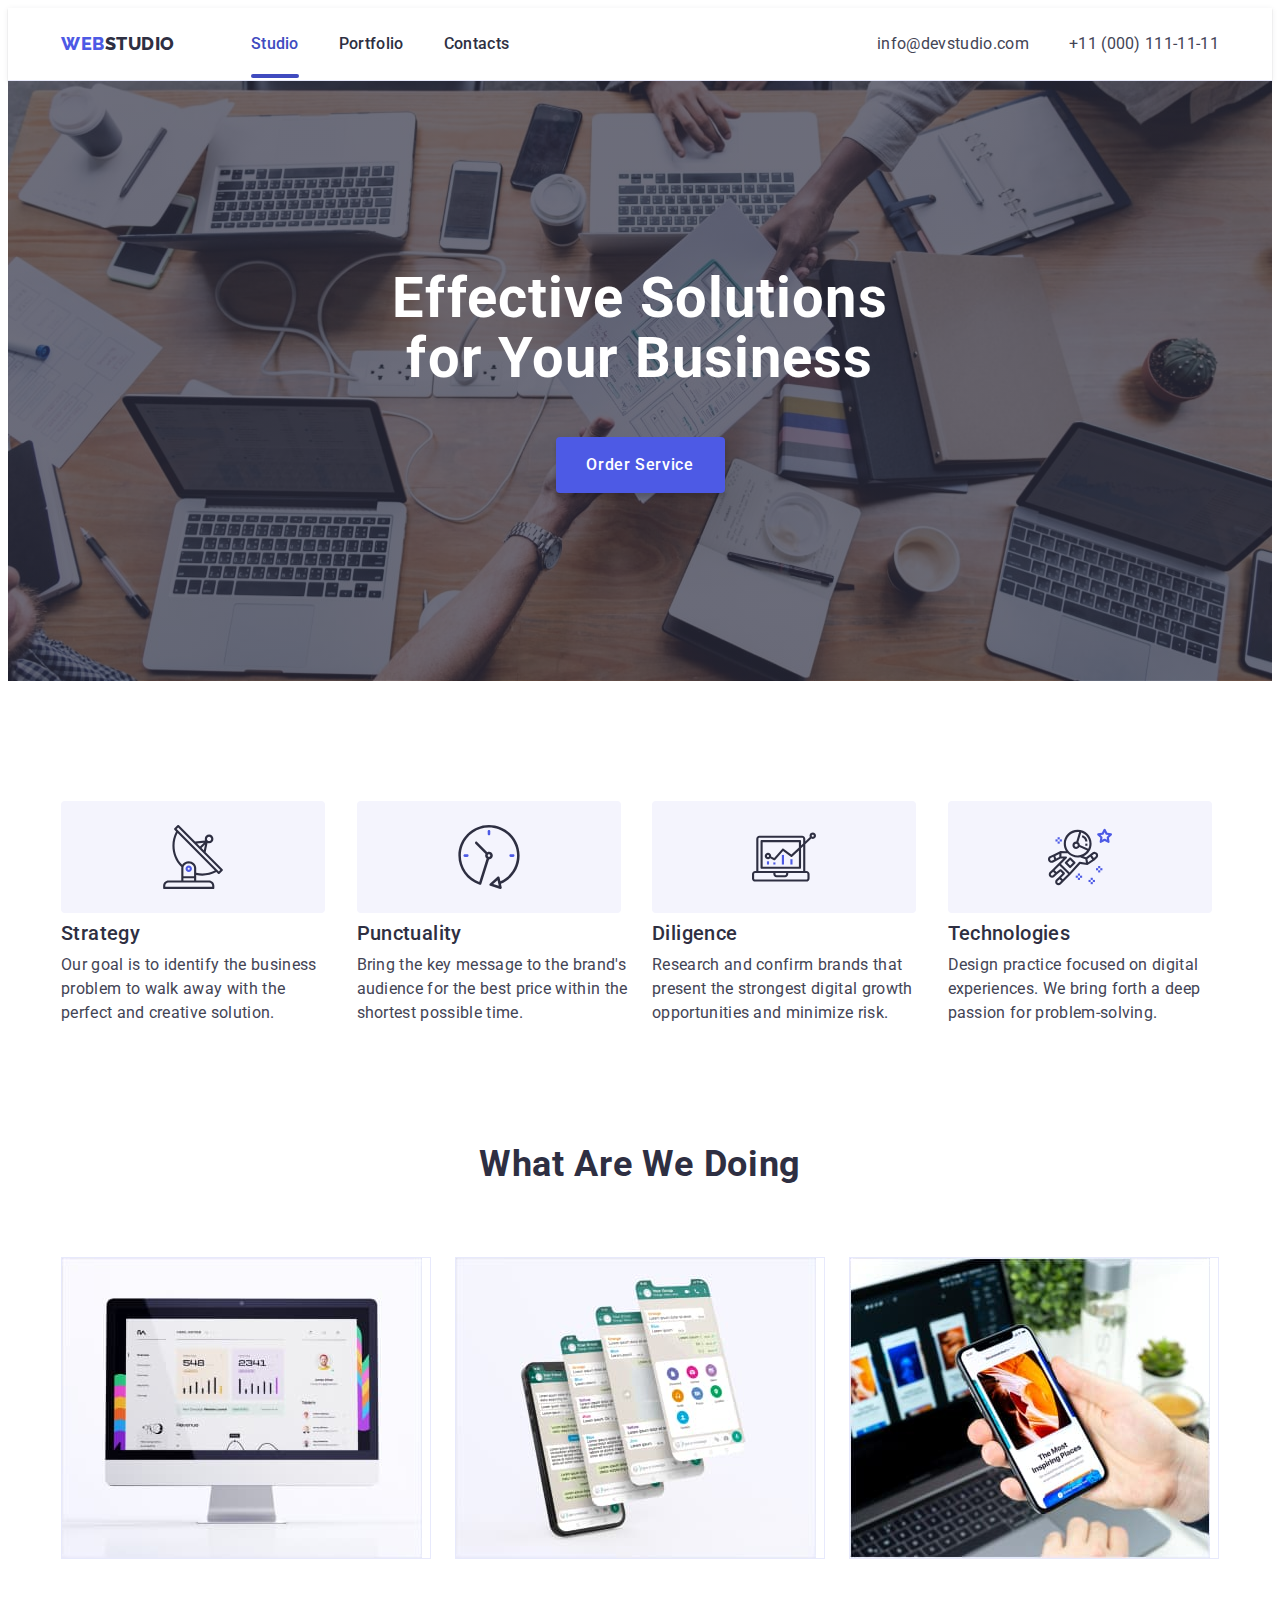
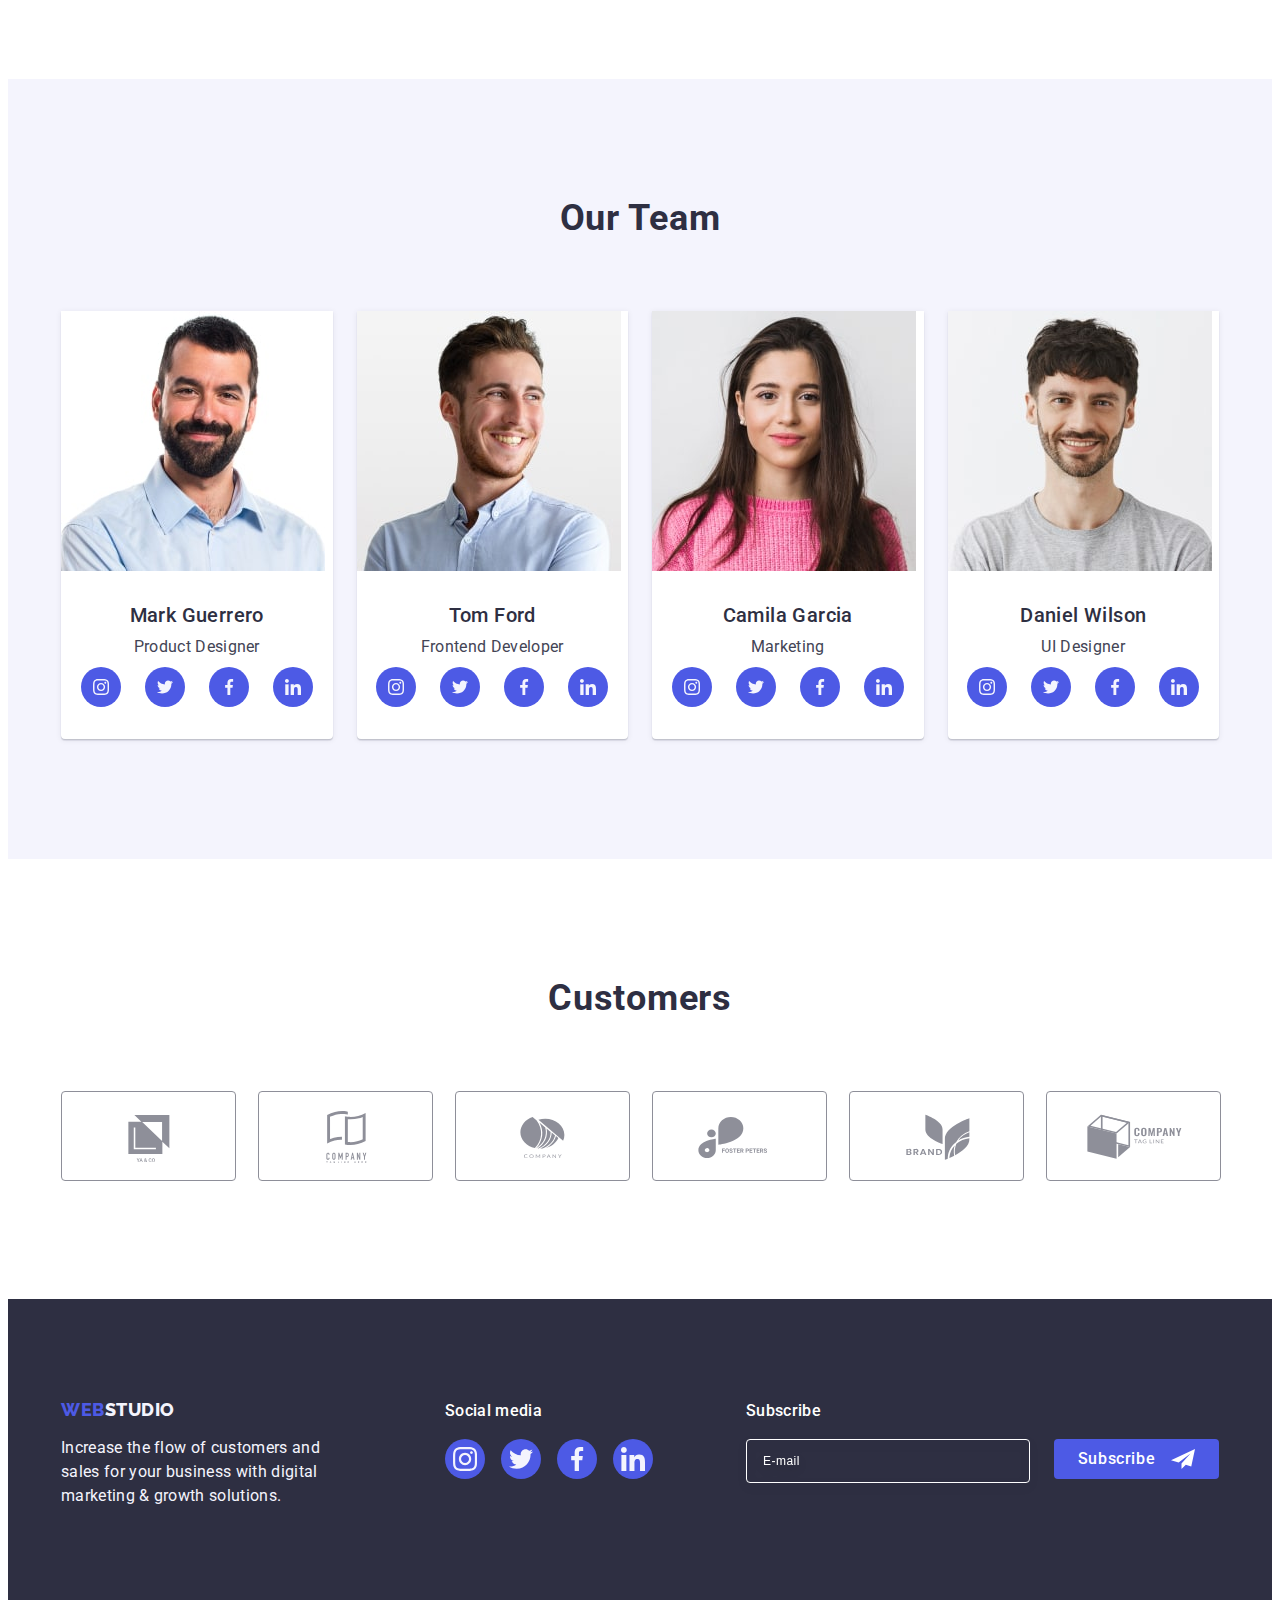
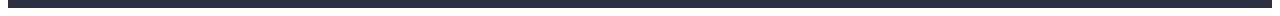
<file: index.html>
<!DOCTYPE html>
<html lang="en">
  <head>
    <meta charset="UTF-8" />
    <meta http-equiv="X-UA-Compatible" content="IE=edge" />
    <meta name="viewport" content="width=device-width, initial-scale=1.0" />
    <title>WebStudio</title>
    <link rel="preconnect" href="https://fonts.googleapis.com" />
    <link rel="preconnect" href="https://fonts.gstatic.com" crossorigin />
    <link
      href="https://fonts.googleapis.com/css2?family=Raleway:wght@800&family=Roboto:wght@400;500;700&display=swap"
      rel="stylesheet"
    />
    <link
      rel="stylesheet"
      href="https://cdnjs.cloudflare.com/ajax/libs/modern-normalize/2.0.0/modern-normalize.min.css"
      integrity="sha512-4xo8blKMVCiXpTaLzQSLSw3KFOVPWhm/TRtuPVc4WG6kUgjH6J03IBuG7JZPkcWMxJ5huwaBpOpnwYElP/m6wg=="
      crossorigin="anonymous"
      referrerpolicy="no-referrer"
    />
    <link rel="stylesheet" href="./css/styles.css" />
  </head>
  <body>
    <!-- Header -->
    <header class="header">
      <div class="container header-flex">
        <nav class="header-nav">
          <a href="./index.html" class="header-link-logo link"
            >Web<span class="header-logo">Studio</span></a
          >
          <ul class="header-list list">
            <li class="header-item">
              <a class="header-link current link" href="./index.html">Studio</a>
            </li>
            <li class="header-item">
              <a class="header-link link" href="./portfolio.html">Portfolio</a>
            </li>
            <li class="header-item">
              <a class="header-link link" href="">Contacts</a>
            </li>
          </ul>
        </nav>

        <address class="header-address">
          <ul class="address-list list">
            <li class="address-item">
              <a class="address link" href="mailto:info@devstudio.com"
                >info@devstudio.com</a
              >
            </li>
            <li class="address-item">
              <a class="address link" href="tel:+110001111111"
                >+11 (000) 111-11-11</a
              >
            </li>
          </ul>
        </address>
      </div>
    </header>

    <main>
      <!--Hero-->
      <section class="hero">
        <div class="container hero-container">
          <h1 class="hero-title">Effective Solutions for Your Business</h1>
          <button type="button" class="hero-btn" data-modal-open>
            Order Service
          </button>
        </div>
      </section>

      <!--Section_1-->
      <section class="features">
        <div class="container features-container">
          <h2 class="visually-hidden">Features</h2>

          <ul class="features-list list">
            <li class="features-item">
              <div class="features-wrap">
                <svg width="64" height="64">
                  <use href="./images/icons.svg#icon-antenna"></use>
                </svg>
              </div>
              <h3 class="features-title subtitle">Strategy</h3>
              <p class="features-text text">
                Our goal is to identify the business problem to walk away with
                the perfect and creative solution.
              </p>
            </li>

            <li class="features-item">
              <div class="features-wrap">
                <svg width="64" height="64">
                  <use href="./images/icons.svg#icon-clock"></use>
                </svg>
              </div>
              <h3 class="features-title subtitle">Punctuality</h3>
              <p class="features-text text">
                Bring the key message to the brand's audience for the best price
                within the shortest possible time.
              </p>
            </li>

            <li class="features-item">
              <div class="features-wrap">
                <svg width="64" height="64">
                  <use href="./images/icons.svg#icon-diagram"></use>
                </svg>
              </div>
              <h3 class="features-title subtitle">Diligence</h3>
              <p class="features-text text">
                Research and confirm brands that present the strongest digital
                growth opportunities and minimize risk.
              </p>
            </li>

            <li class="features-item">
              <div class="features-wrap">
                <svg width="64" height="64">
                  <use href="./images/icons.svg#icon-astronaut"></use>
                </svg>
              </div>
              <h3 class="features-title subtitle">Technologies</h3>
              <p class="features-text text">
                Design practice focused on digital experiences. We bring forth a
                deep passion for problem-solving.
              </p>
            </li>
          </ul>
        </div>
      </section>

      <!--Section_2-->
      <section class="section">
        <div class="container">
          <h2 class="section-title title">What are we doing</h2>
          <ul class="section-list list">
            <li class="section-item">
              <img
                class="section-img"
                src="./images/img_1.jpg"
                alt="monitor_screen"
                width="360"
                height="300"
              />
            </li>
            <li class="section-item">
              <img
                class="section-img"
                src="./images/img_2.jpg"
                alt="mobile_phone"
                width="360"
                height="300"
              />
            </li>
            <li class="section-item">
              <img
                class="section-img"
                src="./images/img_3.jpg"
                alt="mobile_phone_and_laptop"
                width="360"
                height="300"
              />
            </li>
          </ul>
        </div>
      </section>
      <!--Section 3-->
      <section class="teamcards">
        <div class="container">
          <h2 class="teamcards-title title">Our Team</h2>
          <ul class="teamcards-list list">
            <li class="teamcards-item">
              <img
                src="./images/team_img1.jpg"
                alt="Designer_Mark"
                width="264"
                height="260"
                class="teamcards-img"
              />
              <div class="teamcards-wrap">
                <h3 class="teamcards-subtitle subtitle">Mark Guerrero</h3>
                <p class="teamcards-text text">Product Designer</p>
                <ul class="teamcards-soc-list list">
                  <li class="teamcards-soc-item">
                    <a
                      href=""
                      class="teamcards-soc-link link"
                      target="_blank"
                      rel="noopener noreferrer"
                    >
                      <svg width="16" height="16" class="teamcards-icon">
                        <use href="./images/icons.svg#icon-instagram"></use>
                      </svg>
                    </a>
                  </li>
                  <li class="teamcards-soc-item">
                    <a
                      href=""
                      class="teamcards-soc-link link"
                      target="_blank"
                      rel="noopener noreferrer"
                    >
                      <svg width="16" height="16" class="teamcards-icon">
                        <use href="./images/icons.svg#icon-twitter"></use>
                      </svg>
                    </a>
                  </li>
                  <li class="teamcards-soc-item">
                    <a
                      href=""
                      class="teamcards-soc-link link"
                      target="_blank"
                      rel="noopener noreferrer"
                    >
                      <svg width="16" height="16" class="teamcards-icon">
                        <use href="./images/icons.svg#icon-facebook"></use>
                      </svg>
                    </a>
                  </li>
                  <li class="teamcards-soc-item">
                    <a
                      href=""
                      class="teamcards-soc-link link"
                      target="_blank"
                      rel="noopener noreferrer"
                    >
                      <svg width="16" height="16" class="teamcards-icon">
                        <use href="./images/icons.svg#icon-linkedin"></use>
                      </svg>
                    </a>
                  </li>
                </ul>
              </div>
            </li>
            <li class="teamcards-item">
              <img
                src="./images/team_img2.jpg"
                alt="Frontend_Tom"
                width="264"
                height="260"
                class="teamcards-img"
              />
              <div class="teamcards-wrap">
                <h3 class="teamcards-subtitle subtitle">Tom Ford</h3>
                <p class="teamcards-text text">Frontend Developer</p>
                <ul class="teamcards-soc-list list">
                  <li class="teamcards-soc-item">
                    <a
                      href=""
                      class="teamcards-soc-link link"
                      target="_blank"
                      rel="noopener noreferrer"
                    >
                      <svg width="16" height="16" class="teamcards-icon">
                        <use href="./images/icons.svg#icon-instagram"></use>
                      </svg>
                    </a>
                  </li>
                  <li class="teamcards-soc-item">
                    <a
                      href=""
                      class="teamcards-soc-link link"
                      target="_blank"
                      rel="noopener noreferrer"
                    >
                      <svg width="16" height="16" class="teamcards-icon">
                        <use href="./images/icons.svg#icon-twitter"></use>
                      </svg>
                    </a>
                  </li>
                  <li class="teamcards-soc-item">
                    <a
                      href=""
                      class="teamcards-soc-link link"
                      target="_blank"
                      rel="noopener noreferrer"
                    >
                      <svg width="16" height="16" class="teamcards-icon">
                        <use href="./images/icons.svg#icon-facebook"></use>
                      </svg>
                    </a>
                  </li>
                  <li class="teamcards-soc-item">
                    <a
                      href=""
                      class="teamcards-soc-link link"
                      target="_blank"
                      rel="noopener noreferrer"
                    >
                      <svg width="16" height="16" class="teamcards-icon">
                        <use href="./images/icons.svg#icon-linkedin"></use>
                      </svg>
                    </a>
                  </li>
                </ul>
              </div>
            </li>
            <li class="teamcards-item">
              <img
                src="./images/team_img3.jpg"
                alt="Marketing_Camila"
                width="264"
                height="260"
                class="teamcards-img"
              />
              <div class="teamcards-wrap">
                <h3 class="teamcards-subtitle subtitle">Camila Garcia</h3>
                <p class="teamcards-text text">Marketing</p>
                <ul class="teamcards-soc-list list">
                  <li class="teamcards-soc-item">
                    <a
                      href=""
                      class="teamcards-soc-link link"
                      target="_blank"
                      rel="noopener noreferrer"
                    >
                      <svg width="16" height="16" class="teamcards-icon">
                        <use href="./images/icons.svg#icon-instagram"></use>
                      </svg>
                    </a>
                  </li>
                  <li class="teamcards-soc-item">
                    <a
                      href=""
                      class="teamcards-soc-link link"
                      target="_blank"
                      rel="noopener noreferrer"
                    >
                      <svg width="16" height="16" class="teamcards-icon">
                        <use href="./images/icons.svg#icon-twitter"></use>
                      </svg>
                    </a>
                  </li>
                  <li class="teamcards-soc-item">
                    <a
                      href=""
                      class="teamcards-soc-link link"
                      target="_blank"
                      rel="noopener noreferrer"
                    >
                      <svg width="16" height="16" class="teamcards-icon">
                        <use href="./images/icons.svg#icon-facebook"></use>
                      </svg>
                    </a>
                  </li>
                  <li class="teamcards-soc-item">
                    <a
                      href=""
                      class="teamcards-soc-link link"
                      target="_blank"
                      rel="noopener noreferrer"
                    >
                      <svg width="16" height="16" class="teamcards-icon">
                        <use href="./images/icons.svg#icon-linkedin"></use>
                      </svg>
                    </a>
                  </li>
                </ul>
              </div>
            </li>
            <li class="teamcards-item">
              <img
                src="./images/team_img4.jpg"
                alt="Designer_Deniel"
                width="264"
                height="260"
                class="teamcards-img"
              />
              <div class="teamcards-wrap">
                <h3 class="teamcards-subtitle subtitle">Daniel Wilson</h3>
                <p class="teamcards-text text">UI Designer</p>
                <ul class="teamcards-soc-list list">
                  <li class="teamcards-soc-item">
                    <a
                      href=""
                      class="teamcards-soc-link link"
                      target="_blank"
                      rel="noopener noreferrer"
                    >
                      <svg width="16" height="16" class="teamcards-icon">
                        <use href="./images/icons.svg#icon-instagram"></use>
                      </svg>
                    </a>
                  </li>
                  <li class="teamcards-soc-item">
                    <a
                      href=""
                      class="teamcards-soc-link link"
                      target="_blank"
                      rel="noopener noreferrer"
                    >
                      <svg width="16" height="16" class="teamcards-icon">
                        <use href="./images/icons.svg#icon-twitter"></use>
                      </svg>
                    </a>
                  </li>
                  <li class="teamcards-soc-item">
                    <a
                      href=""
                      class="teamcards-soc-link link"
                      target="_blank"
                      rel="noopener noreferrer"
                    >
                      <svg width="16" height="16" class="teamcards-icon">
                        <use href="./images/icons.svg#icon-facebook"></use>
                      </svg>
                    </a>
                  </li>
                  <li class="teamcards-soc-item">
                    <a
                      href=""
                      class="teamcards-soc-link link"
                      target="_blank"
                      rel="noopener noreferrer"
                    >
                      <svg width="16" height="16" class="teamcards-icon">
                        <use href="./images/icons.svg#icon-linkedin"></use>
                      </svg>
                    </a>
                  </li>
                </ul>
              </div>
            </li>
          </ul>
        </div>
      </section>

      <!-- Section 4 -->

      <section class="costumers">
        <div class="container">
          <h2 class="costumers-title title">Customers</h2>
          <ul class="costumers-list list">
            <li class="costumers-item">
              <a class="costumers-link link" href="">
                <svg class="costumers-icon" width="104" height="56">
                  <use href="./images/icons.svg#icon-Logo_1"></use>
                </svg>
              </a>
            </li>
            <li class="costumers-item">
              <a class="costumers-link link" href="">
                <svg class="costumers-icon" width="104" height="56">
                  <use href="./images/icons.svg#icon-Logo_2"></use>
                </svg>
              </a>
            </li>
            <li class="costumers-item">
              <a class="costumers-link link" href="">
                <svg class="costumers-icon" width="104" height="56">
                  <use href="./images/icons.svg#icon-Logo_3"></use>
                </svg>
              </a>
            </li>
            <li class="costumers-item">
              <a class="costumers-link link" href="">
                <svg class="costumers-icon" width="104" height="56">
                  <use href="./images/icons.svg#icon-Logo_4"></use>
                </svg>
              </a>
            </li>
            <li class="costumers-item">
              <a class="costumers-link link" href="">
                <svg class="costumers-icon" width="104" height="56">
                  <use href="./images/icons.svg#icon-Logo_5"></use>
                </svg>
              </a>
            </li>
            <li class="costumers-item">
              <a class="costumers-link link" href="">
                <svg class="costumers-icon" width="104" height="56">
                  <use href="./images/icons.svg#icon-Logo_6"></use>
                </svg>
              </a>
            </li>
          </ul>
        </div>
      </section>
    </main>
    <!-- Footer -->
    <footer class="footer">
      <div class="container footer-container">
        <div class="footer-wrap">
          <a href="./index.html" class="footer-link link"
            >Web<span class="footer-logo">Studio</span></a
          >
          <p class="footer-text text">
            Increase the flow of customers and sales for your business with
            digital marketing & growth solutions.
          </p>
        </div>
        <div class="footer-soc">
          <p class="footer-title">Social media</p>
          <ul class="footer-soc-list list">
            <li class="footer-soc-item">
              <a
                href=""
                class="footer-soc-link link"
                target="_blank"
                rel="noopener noreferrer"
              >
                <svg width="24" height="24" class="teamcards-icon">
                  <use href="./images/icons.svg#icon-instagram"></use>
                </svg>
              </a>
            </li>
            <li class="footer-soc-item">
              <a
                href=""
                class="footer-soc-link link"
                target="_blank"
                rel="noopener noreferrer"
              >
                <svg width="24" height="24" class="teamcards-icon">
                  <use href="./images/icons.svg#icon-twitter"></use>
                </svg>
              </a>
            </li>
            <li class="footer-soc-item">
              <a
                href=""
                class="footer-soc-link link"
                target="_blank"
                rel="noopener noreferrer"
              >
                <svg width="24" height="24" class="teamcards-icon">
                  <use href="./images/icons.svg#icon-facebook"></use>
                </svg>
              </a>
            </li>
            <li class="footer-soc-item">
              <a
                href=""
                class="footer-soc-link link"
                target="_blank"
                rel="noopener noreferrer"
              >
                <svg width="24" height="24" class="teamcards-icon">
                  <use href="./images/icons.svg#icon-linkedin"></use>
                </svg>
              </a>
            </li>
          </ul>
        </div>

        <div class="footer-field">
          <p class="footer-title">Subscribe</p>
          <form class="footer-form">
            <label class="footer-label">
              <input
                type="email"
                name="email"
                placeholder="E-mail"
                class="footer-input"
              />
            </label>

            <button type="submit" class="footer-btn">
              Subscribe
              <svg width="24" height="24" class="footer-btn-icon">
                <use href="./images/icons.svg#icon-Frame"></use>
              </svg>
            </button>
          </form>
        </div>
      </div>
    </footer>
    <div class="backdrop is-hidden" data-modal>
      <div class="modal">
        <button type="button" class="close-modal" data-modal-close>
          <svg width="8" height="8" class="icon-close-modal">
            <use href="./images/icons.svg#icon-Vector"></use>
          </svg>
        </button>
        <p class="modal-title">Leave your contacts and we will call you back</p>

        <form class="modal-form">
          <div class="modal-field">
            <label for="user-name" class="modal-label form-label"> Name</label>

            <div class="input-wrap">
              <input
                type="text"
                id="user-name"
                name="user-name"
                class="modal-input"
              />
              <svg width="18" height="24" class="input-icon">
                <use href="./images/icons.svg#icon-person"></use>
              </svg>
            </div>
          </div>
          <div class="modal-field">
            <label for="user-phone" class="modal-label form-label">
              Phone</label
            >
            <div class="input-wrap">
              <input
                type="tel"
                id="user-phone"
                name="user-phone"
                class="modal-input"
              />
              <svg width="18" height="24" class="input-icon">
                <use href="./images/icons.svg#icon-phone"></use>
              </svg>
            </div>
          </div>
          <div class="modal-field">
            <label for="user-email" class="modal-label form-label">
              Email</label
            >
            <div class="input-wrap">
              <input
                type="email"
                id="user-email"
                name="user-email"
                class="modal-input"
              />
              <svg width="18" height="24" class="input-icon">
                <use href="./images/icons.svg#icon-email-black"></use>
              </svg>
            </div>
          </div>
          <div class="textarea-wrap">
            <label for="user-comment" class="modal-label form-label">
              Comment</label
            >
            <textarea
              class="form-area form-label"
              name="user-comment"
              id="user-comment"
              placeholder="Text input"
            ></textarea>
          </div>
          <div class="modal-check">
            <input
              type="checkbox"
              id="user-privacy"
              name="user-privacy"
              value="true"
              class="input-check visually-hidden"
            />
            <label class="label-check form-label" for="user-privacy">
              <span class="check-box">
                <svg width="10" height="8" class="check-icon">
                  <use href="./images/icons.svg#icon-checked"></use>
                </svg>
              </span>
              I accept the terms and conditions of the

              <a class="check-link" href="">Privacy Policy</a>
            </label>
          </div>

          <button class="form-btn" type="submit">Send</button>
        </form>
      </div>
    </div>
    <script src="./js/modal.js"></script>
  </body>
</html>
</file>
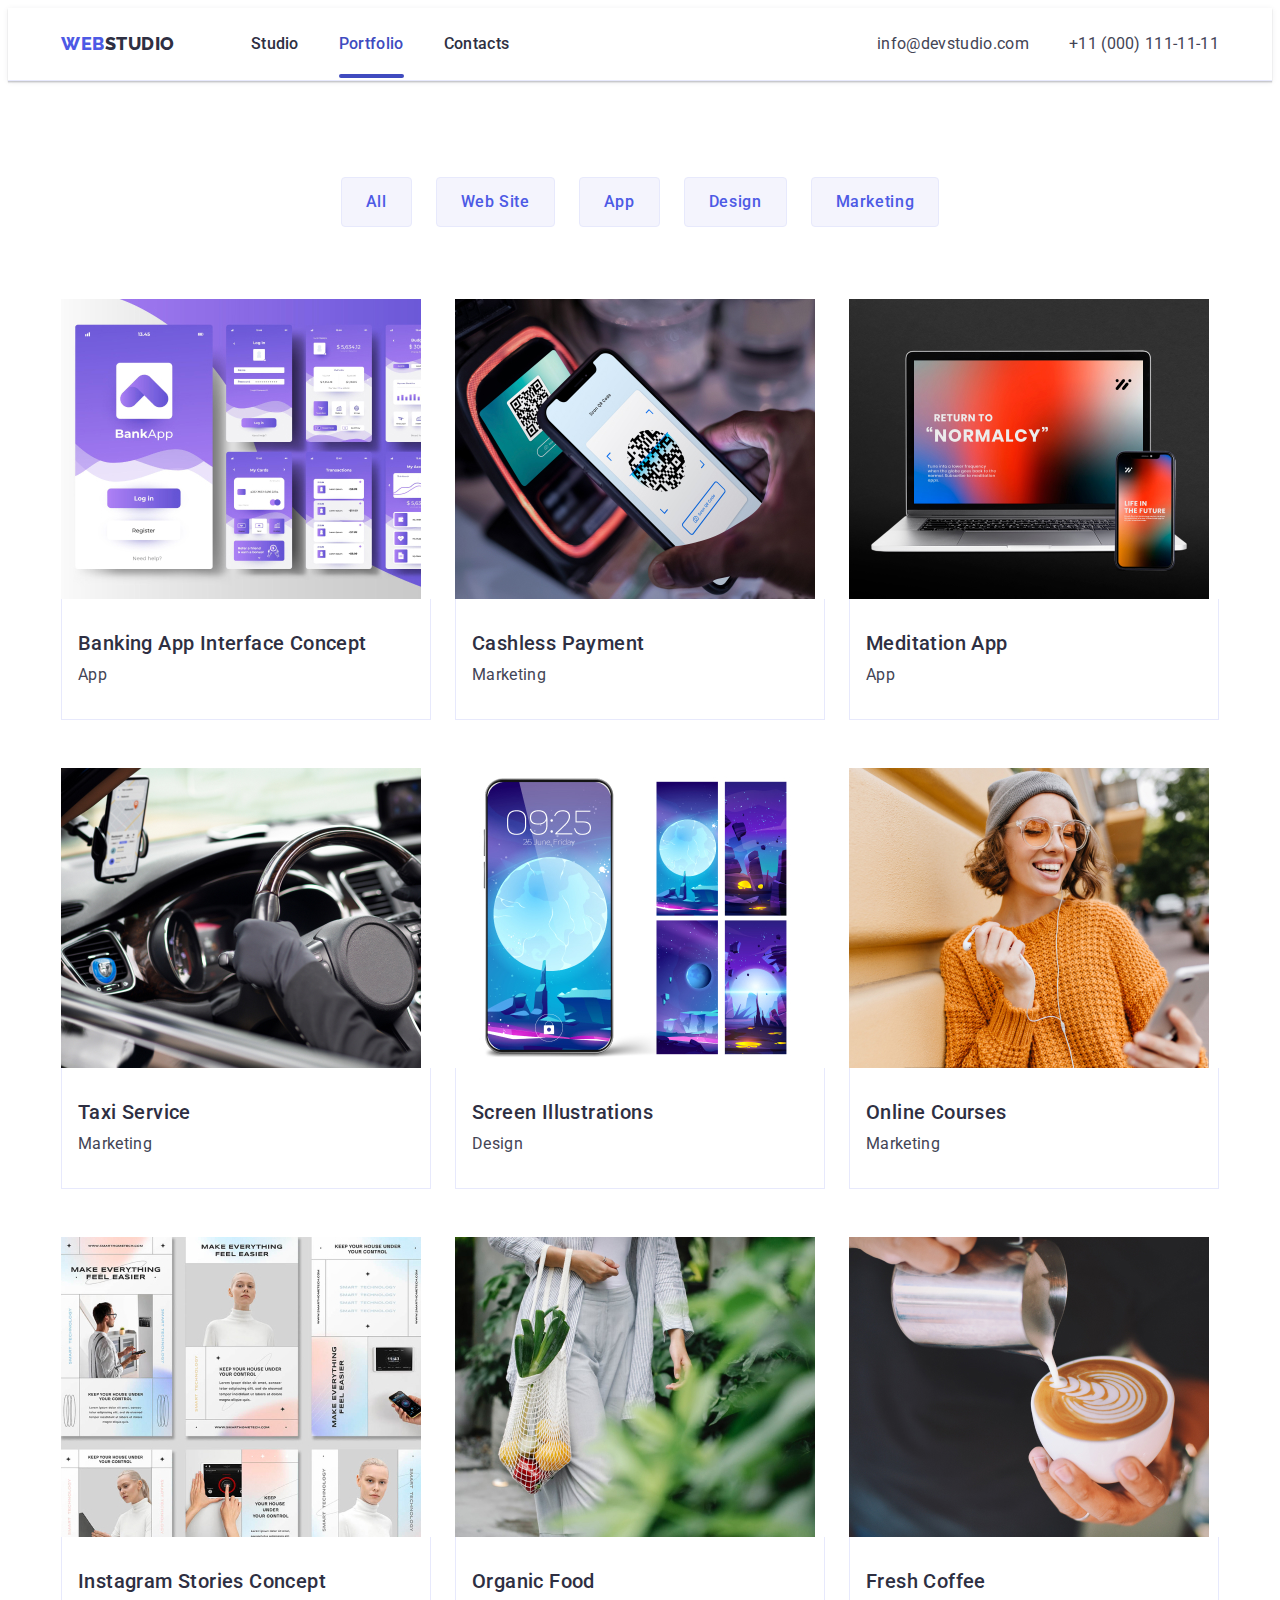
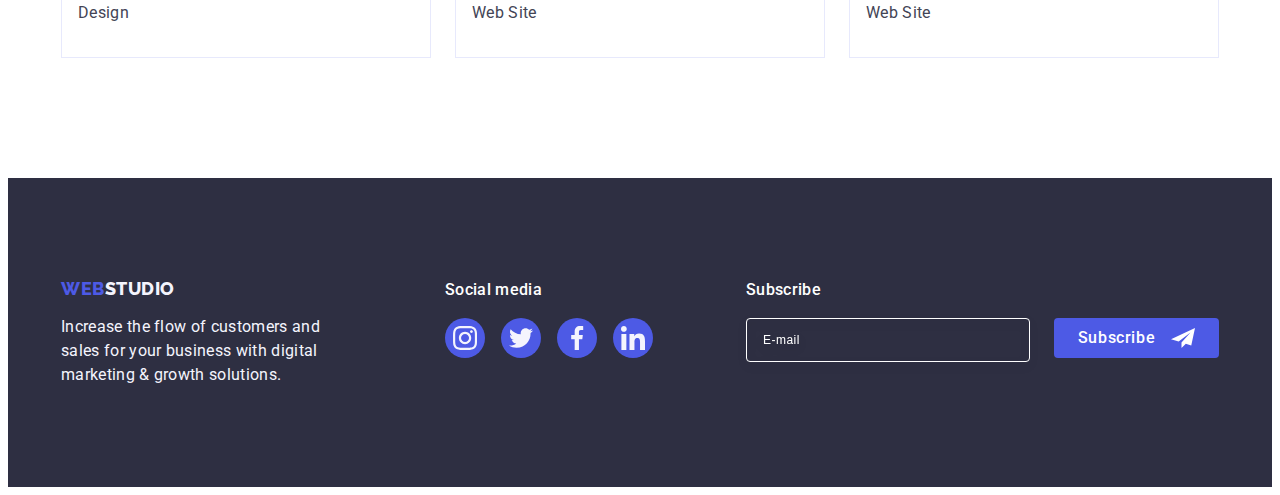
<file: portfolio.html>
<!DOCTYPE html>
<html lang="en">
  <head>
    <meta charset="UTF-8" />
    <meta http-equiv="X-UA-Compatible" content="IE=edge" />
    <meta name="viewport" content="width=device-width, initial-scale=1.0" />
    <title>Portfolio</title>
    <link rel="preconnect" href="https://fonts.googleapis.com" />
    <link rel="preconnect" href="https://fonts.gstatic.com" crossorigin />
    <link
      href="https://fonts.googleapis.com/css2?family=Raleway:wght@800&family=Roboto:wght@400;500;700&display=swap"
      rel="stylesheet"
    />
    <link
      rel="stylesheet"
      href="https://cdnjs.cloudflare.com/ajax/libs/modern-normalize/2.0.0/modern-normalize.min.css"
      integrity="sha512-4xo8blKMVCiXpTaLzQSLSw3KFOVPWhm/TRtuPVc4WG6kUgjH6J03IBuG7JZPkcWMxJ5huwaBpOpnwYElP/m6wg=="
      crossorigin="anonymous"
      referrerpolicy="no-referrer"
    />
    <link rel="stylesheet" href="./css/styles.css" />
  </head>
  <body>
    <!-- Header -->
    <header class="header">
      <div class="container header-flex">
        <nav class="header-nav">
          <a href="./index.html" class="header-link-logo link"
            >Web<span class="header-logo">Studio</span></a
          >
          <ul class="header-list list">
            <li class="header-item">
              <a class="header-link link" href="./index.html">Studio</a>
            </li>
            <li class="header-item">
              <a class="header-link link current" href="./portfolio.html"
                >Portfolio</a
              >
            </li>
            <li class="header-item">
              <a class="header-link link" href="">Contacts</a>
            </li>
          </ul>
        </nav>

        <address class="header-address">
          <ul class="address-list list">
            <li class="address-item">
              <a class="address link" href="mailto:info@devstudio.com"
                >info@devstudio.com</a
              >
            </li>
            <li class="address-item">
              <a class="address link" href="tel:+110001111111"
                >+11 (000) 111-11-11</a
              >
            </li>
          </ul>
        </address>
      </div>
    </header>
    <main>
      <!-- Section-Filters -->
      <section class="filters">
        <div class="container">
          <h1 class="visually-hidden">Project Cards</h1>

          <ul class="filters-list list">
            <li class="filters-item">
              <button class="filters-btn" type="button">All</button>
            </li>
            <li class="filters-item">
              <button class="filters-btn" type="button">Web Site</button>
            </li>
            <li class="filters-item">
              <button class="filters-btn" type="button">App</button>
            </li>
            <li class="filters-item">
              <button class="filters-btn" type="button">Design</button>
            </li>
            <li class="filters-item">
              <button class="filters-btn" type="button">Marketing</button>
            </li>
          </ul>

          <!-- Section-ProjectCard -->

          <ul class="project-list list">
            <li class="project-item">
              <a href="" class="project-link link">
                <div class="project-cover-wrap">
                  <img
                    src="./images/ProjectCards/1.jpg"
                    alt="Banking App Interface"
                    width="360"
                    height="300"
                  />
                  <p class="project-cover-text">
                    14 Stylish and User-Friendly App Design Concepts · Task
                    Manager App · Calorie Tracker App · Exotic Fruit Ecommerce
                    App · Cloud Storage App
                  </p>
                </div>
                <div class="project-wrap">
                  <h2 class="project-title subtitle">
                    Banking App Interface Concept
                  </h2>
                  <p class="project-text text">App</p>
                </div>
              </a>
            </li>
            <li class="project-item">
              <a href="" class="project-link link">
                <div class="project-cover-wrap">
                  <img
                    class="project-img"
                    src="./images/ProjectCards/2.jpg"
                    alt="Payment"
                    width="360"
                    height="300"
                  />
                  <p class="project-cover-text">
                    14 Stylish and User-Friendly App Design Concepts · Task
                    Manager App · Calorie Tracker App · Exotic Fruit Ecommerce
                    App · Cloud Storage App
                  </p>
                </div>
                <div class="project-wrap">
                  <h2 class="project-title subtitle">Cashless Payment</h2>
                  <p class="project-text text">Marketing</p>
                </div>
              </a>
            </li>
            <li class="project-item">
              <a href="" class="project-link link">
                <div class="project-cover-wrap">
                  <img
                    class="project-img"
                    src="./images/ProjectCards/3.jpg"
                    alt="App on phone and laptop"
                    width="360"
                    height="300"
                  />
                  <p class="project-cover-text">
                    14 Stylish and User-Friendly App Design Concepts · Task
                    Manager App · Calorie Tracker App · Exotic Fruit Ecommerce
                    App · Cloud Storage App
                  </p>
                </div>
                <div class="project-wrap">
                  <h2 class="project-title subtitle">Meditation App</h2>
                  <p class="project-text text">App</p>
                </div>
              </a>
            </li>
            <li class="project-item">
              <a href="" class="project-link link">
                <div class="project-cover-wrap">
                  <img
                    class="project-img"
                    src="./images/ProjectCards/4.jpg"
                    alt="Driver's compartment in the car"
                    width="360"
                    height="300"
                  />
                  <p class="project-cover-text">
                    14 Stylish and User-Friendly App Design Concepts · Task
                    Manager App · Calorie Tracker App · Exotic Fruit Ecommerce
                    App · Cloud Storage App
                  </p>
                </div>
                <div class="project-wrap">
                  <h2 class="project-title subtitle">Taxi Service</h2>
                  <p class="project-text text">Marketing</p>
                </div>
              </a>
            </li>
            <li class="project-item">
              <a href="" class="project-link link">
                <div class="project-cover-wrap">
                  <img
                    class="project-img"
                    src="./images/ProjectCards/5.jpg"
                    alt="Phone and four types of wallpaper"
                    width="360"
                    height="300"
                  />
                  <p class="project-cover-text">
                    14 Stylish and User-Friendly App Design Concepts · Task
                    Manager App · Calorie Tracker App · Exotic Fruit Ecommerce
                    App · Cloud Storage App
                  </p>
                </div>
                <div class="project-wrap">
                  <h2 class="project-title subtitle">Screen Illustrations</h2>
                  <p class="project-text text">Design</p>
                </div>
              </a>
            </li>
            <li class="project-item">
              <a href="" class="project-link link">
                <div class="project-cover-wrap">
                  <img
                    class="project-img"
                    src="./images/ProjectCards/6.jpg"
                    alt="Girl with phone"
                    width="360"
                    height="300"
                  />
                  <p class="project-cover-text">
                    14 Stylish and User-Friendly App Design Concepts · Task
                    Manager App · Calorie Tracker App · Exotic Fruit Ecommerce
                    App · Cloud Storage App
                  </p>
                </div>
                <div class="project-wrap">
                  <h2 class="project-title subtitle">Online Courses</h2>
                  <p class="project-text text">Marketing</p>
                </div>
              </a>
            </li>
            <li class="project-item">
              <a href="" class="project-link link">
                <div class="project-cover-wrap">
                  <img
                    class="project-img"
                    src="./images/ProjectCards/7.jpg"
                    alt="Instagram Stories"
                    width="360"
                    height="300"
                  />
                  <p class="project-cover-text">
                    14 Stylish and User-Friendly App Design Concepts · Task
                    Manager App · Calorie Tracker App · Exotic Fruit Ecommerce
                    App · Cloud Storage App
                  </p>
                </div>
                <div class="project-wrap">
                  <h2 class="project-title subtitle">
                    Instagram Stories Concept
                  </h2>
                  <p class="project-text text">Design</p>
                </div>
              </a>
            </li>
            <li class="project-item">
              <a href="" class="project-link link">
                <div class="project-cover-wrap">
                  <img
                    class="project-img"
                    src="./images/ProjectCards/8.jpg"
                    alt="Girl with a bag of fruits"
                    width="360"
                    height="300"
                  />
                  <p class="project-cover-text">
                    14 Stylish and User-Friendly App Design Concepts · Task
                    Manager App · Calorie Tracker App · Exotic Fruit Ecommerce
                    App · Cloud Storage App
                  </p>
                </div>
                <div class="project-wrap">
                  <h2 class="project-title subtitle">Organic Food</h2>
                  <p class="project-text text">Web Site</p>
                </div>
              </a>
            </li>
            <li class="project-item">
              <a href="" class="project-link link">
                <div class="project-cover-wrap">
                  <img
                    class="project-img"
                    src="./images/ProjectCards/9.jpg"
                    alt="Barista pouring milk into coffee"
                    width="360"
                    height="300"
                  />
                  <p class="project-cover-text">
                    14 Stylish and User-Friendly App Design Concepts · Task
                    Manager App · Calorie Tracker App · Exotic Fruit Ecommerce
                    App · Cloud Storage App
                  </p>
                </div>
                <div class="project-wrap">
                  <h2 class="project-title subtitle">Fresh Coffee</h2>
                  <p class="project-text text">Web Site</p>
                </div>
              </a>
            </li>
          </ul>
        </div>
      </section>
    </main>
    <!-- Footer -->
    <footer class="footer">
      <div class="container footer-container">
        <div class="footer-wrap">
          <a href="./index.html" class="footer-link link"
            >Web<span class="footer-logo">Studio</span></a
          >
          <p class="footer-text text">
            Increase the flow of customers and sales for your business with
            digital marketing & growth solutions.
          </p>
        </div>
        <!-- Footer Icon -->
        <div class="footer-soc">
          <p class="footer-title">Social media</p>
          <ul class="footer-soc-list list">
            <li class="footer-soc-item">
              <a
                href=""
                class="footer-soc-link link"
                target="_blank"
                rel="noopener noreferrer"
              >
                <svg width="24" height="24" class="teamcards-icon">
                  <use href="./images/icons.svg#icon-instagram"></use>
                </svg>
              </a>
            </li>
            <li class="footer-soc-item">
              <a
                href=""
                class="footer-soc-link link"
                target="_blank"
                rel="noopener noreferrer"
              >
                <svg width="24" height="24" class="teamcards-icon">
                  <use href="./images/icons.svg#icon-twitter"></use>
                </svg>
              </a>
            </li>
            <li class="footer-soc-item">
              <a
                href=""
                class="footer-soc-link link"
                target="_blank"
                rel="noopener noreferrer"
              >
                <svg width="24" height="24" class="teamcards-icon">
                  <use href="./images/icons.svg#icon-facebook"></use>
                </svg>
              </a>
            </li>
            <li class="footer-soc-item">
              <a
                href=""
                class="footer-soc-link link"
                target="_blank"
                rel="noopener noreferrer"
              >
                <svg width="24" height="24" class="teamcards-icon">
                  <use href="./images/icons.svg#icon-linkedin"></use>
                </svg>
              </a>
            </li>
          </ul>
        </div>
        <div class="footer-field">
          <p class="footer-title">Subscribe</p>
          <form class="footer-form">
            <label class="footer-label">
              <input
                type="email"
                name="email"
                placeholder="E-mail"
                class="footer-input"
              />
            </label>

            <button type="submit" class="footer-btn">
              Subscribe
              <svg width="24" height="24" class="footer-btn-icon">
                <use href="./images/icons.svg#icon-Frame"></use>
              </svg>
            </button>
          </form>
        </div>
      </div>
    </footer>
  </body>
</html>
</file>
<file: css/styles.css>
/* CSS-переменные */

:root {
  --header-border-color: #e7e9fc;

  --logo-color: #4d5ae5;

  --first-logo-color: #2e2f42;

  --second-logo-color: #f4f4fd;

  --body-back-color: #ffffff;

  --body-text-color: #434455;

  --link-color: #2e2f42;

  --link-hover-color: #404bbf;

  --address-color: #434455;

  --address-hover-color: #404bbf;

  --hero-back-color: #2e2f42;

  --hero-title-color: #ffffff;

  --btn-color: #4d5ae5;

  --btn-hover-color: #404bbf;

  --btn-text-color: #ffffff;

  --title-color: #2e2f42;

  --cards-back-color: #f4f4fd;

  --cards-item-back-color: #ffffff;

  --footer-back-color: #2e2f42;

  --footer-text-color: #f4f4fd;

  --footer-title-color: #ffffff;

  --port-back-btn: #f4f4fd;

  --port-border-btn: #e7e9fc;

  --port-btn-text-color: #4d5ae5;

  --btn-text-hover-color: #ffffff;

  --features-icon-bgc: #f4f4fd;

  --icon-color: #8e8f99;

  --icon-color-hover: #404bbf;

  --footer-icon-hover: #31d0aa;

  --footer-icon-color: #4d5ae5;

  --tra-speed: 250ms;

  --tra-function: cubic-bezier(0.4, 0, 0.2, 1);

  --form-text-color: #8e8f99;

  --modal-focus-color: #4d5ae5;
}
/* Подклассы */

.visually-hidden {
  position: absolute;
  width: 1px;
  height: 1px;
  margin: -1px;
  border: 0;
  padding: 0;
  white-space: nowrap;
  clip-path: inset(100%);
  clip: rect(0 0 0 0);
  overflow: hidden;
}

.title {
  text-align: center;
  text-transform: capitalize;
  font-size: 36px;
  line-height: 1.11;
  letter-spacing: 0.02em;
  color: var(--title-color);
}

.subtitle {
  font-weight: 500;
  font-size: 20px;
  line-height: 1.2;
  letter-spacing: 0.02em;
  color: var(--title-color);
}

.text {
  font-size: 16px;
  line-height: 1.5;
  letter-spacing: 0.02em;
  color: var(--body-text-color);
}

body {
  font-family: "Roboto", sans-serif;
  background: var(--body-back-color);
  color: var(--body-text-color);
}

.link {
  text-decoration: none;
}

.list {
  list-style: none;
}

p,
h1,
h2,
h3,
h4,
h5,
h6 {
  margin: 0;
}

ul,
ol {
  margin: 0;
  padding: 0;
}

img {
  display: block;
  max-width: 100%;
  height: auto;
}

.container {
  width: 1158px;
  padding: 0 15px 0 15px;
  margin: 0 auto;
}

/* Header */

.header {
  border-bottom: 1px solid var(--header-border-color);
  box-shadow: 0px 2px 1px rgba(46, 47, 66, 0.08),
    0px 1px 1px rgba(46, 47, 66, 0.16), 0px 1px 6px rgba(46, 47, 66, 0.08);
}

.header-flex {
  display: flex;
}

.header-nav {
  display: flex;
  align-items: center;
}

.header-link-logo {
  font-family: "Raleway", sans-serif;
  font-weight: 800;
  font-size: 18px;
  line-height: 1.17;
  letter-spacing: 0.03em;
  text-transform: uppercase;
  color: var(--logo-color);
  margin-right: 76px;
}

.header-logo {
  color: var(--first-logo-color);
}

.header-list {
  display: flex;
  gap: 40px;
}

.header-link {
  position: relative;
  font-weight: 500;
  font-size: 16px;
  line-height: 1.5;
  letter-spacing: 0.02em;
  color: var(--link-color);
  padding: 24px 0;
  transition-property: color;
  transition: color var(--tra-speed) var(--tra-function);
}

.header-link::after {
  position: absolute;
  content: "";
  width: 100%;
  height: 4px;
  border-radius: 2px;
  background-color: var(--link-hover-color);

  bottom: -1px;
  left: 0;
  transform: scaleX(0);
  transition: transform var(--tra-speed) var(--tra-function);
}

.header-link:hover,
.header-link:focus,
.header-link.current {
  color: var(--link-hover-color);
}

.header-link:hover::after,
.header-link:focus::after,
.header-link.current::after {
  transform: scaleX(1);
}

.header-link.current {
  color: var(--link-hover-color);
}

.header-address {
  font-style: normal;
  margin-left: auto;
}

.address-list {
  display: flex;
  gap: 40px;
}

.address {
  font-size: 16px;
  line-height: 1.5;
  letter-spacing: 0.02em;
  color: var(--address-color);
  display: block;

  padding: 24px 0;

  transition: color var(--tra-speed) var(--tra-function);
}

.address:hover,
.address:focus {
  color: var(--address-hover-color);
}

/* Hero */

.hero {
  max-width: 1440px;
  margin-left: auto;
  margin-right: auto;
  background: var(--hero-back-color);
  padding: 188px 0;
  background-image: linear-gradient(
      rgba(46, 47, 66, 0.7),
      rgba(46, 47, 66, 0.7)
    ),
    url(../images/bg_img/hero_bg.jpg);
  background-repeat: no-repeat;
  background-position: center;
  background-size: cover;
}

.hero-title {
  font-size: 56px;
  line-height: 1.07;
  letter-spacing: 0.02em;
  color: var(--hero-title-color);
  max-width: 496px;
  margin: 0 auto 48px;
  text-align: center;
}

.hero-btn {
  font-weight: 500;
  font-size: 16px;
  line-height: 1.5;
  letter-spacing: 0.04em;
  color: var(--btn-text-color);
  font-family: inherit;
  cursor: pointer;
  background: var(--btn-color);
  border-radius: 4px;
  min-width: 169px;
  height: 56px;
  display: block;
  border: none;
  margin: 0 auto;
  box-shadow: 0px 4px 4px rgba(0, 0, 0, 0.15);
  transition: background-color var(--tra-speed) var(--tra-function);
}

.hero-btn:hover,
.hero-btn:focus {
  background: var(--btn-hover-color);
}

/* Section */

.features {
  padding-bottom: 120px;
  padding-top: 120px;
}

.features-list {
  display: flex;
  gap: 24px;
}

.features-item {
  width: calc((100% - 72px) / 4);
}

.features-wrap {
  width: 264px;
  height: 112px;
  background-color: var(--features-icon-bgc);
  border-radius: 4px;
  display: flex;
  align-items: center;
  justify-content: center;
  margin-bottom: 8px;
}

.features-title {
  margin-bottom: 8px;
}

.features-text {
  color: var(--body-text-color);
}

/* Section 2 */

.section {
  padding-bottom: 120px;
}

.section-list {
  display: flex;
}

.section-item {
  margin-right: 24px;
  border: 1px solid #e7e9fc;
  width: calc((100% - 48px) / 3);
}

.section-item:last-child {
  margin-right: 0;
}

.section-title {
  margin-bottom: 72px;
}

/* Section 3 */

.teamcards {
  background: var(--cards-back-color);
  padding-bottom: 120px;
  padding-top: 120px;
}

.teamcards-list {
  display: flex;
}

.teamcards-item {
  background: var(--cards-item-back-color);

  margin-right: 24px;
  width: calc((100% - 72px) / 4);
  border-radius: 0px 0px 4px 4px;
  box-shadow: 0px 1px 6px rgba(46, 47, 66, 0.08),
    0px 1px 1px rgba(46, 47, 66, 0.16), 0px 2px 1px rgba(46, 47, 66, 0.08);
}

.teamcards-item:last-child {
  margin-right: 0;
}

.teamcards-title {
  margin-bottom: 72px;
}

.teamcards-wrap {
  padding: 32px 16px;
}

.teamcards-subtitle {
  margin-bottom: 8px;
  text-align: center;
}

.teamcards-text {
  color: var(--body-text-color);
  text-align: center;
  margin-bottom: 8px;
}

.teamcards-soc-list {
  display: flex;
  justify-content: center;
  gap: 24px;
}

.teamcards-soc-item {
  width: 40px;
  height: 40px;
}
.teamcards-soc-link {
  width: 100%;
  height: 100%;
  border-radius: 50%;
  background-color: var(--footer-icon-color);
  display: flex;
  align-items: center;
  justify-content: center;
  color: #f4f4fd;
  transition: background-color var(--tra-speed) var(--tra-function);
}

.teamcards-icon {
  fill: currentColor;
}

.teamcards-soc-link:hover,
.teamcards-soc-link:focus {
  background-color: var(--icon-color-hover);
}

/* Section 4 */

.costumers-title {
  margin-bottom: 72px;
}

.costumers {
  padding-bottom: 120px;
  padding-top: 120px;
}

.costumers-list {
  display: flex;
  gap: 24px;
}

.costumers-item {
  width: calc((100% - 120px) / 6);
  height: 88px;
}

.costumers-link {
  width: 100%;
  height: 100%;
  border: 1px solid var(--icon-color);
  border-radius: 4px;
  display: flex;
  align-items: center;
  justify-content: center;
  color: var(--icon-color);
  transition: color var(--tra-speed) var(--tra-function),
    border-color var(--tra-speed) var(--tra-function);
}

.costumers-icon {
  fill: currentColor;
}

.costumers-link:hover,
.costumers-link:focus {
  border-color: var(--icon-color-hover);
  color: var(--icon-color-hover);
}

/* Portfolio Main Btn */

.filters {
  padding-bottom: 120px;
  padding-top: 96px;
}

.filters-list {
  display: flex;
  gap: 24px;
  justify-content: center;
  margin-bottom: 72px;
}

.filters-btn {
  font-family: inherit;
  font-weight: 500;
  font-size: 16px;
  line-height: 1.5;
  letter-spacing: 0.04em;
  cursor: pointer;
  color: var(--port-btn-text-color);
  background: var(--port-back-btn);
  border: 1px solid var(--port-border-btn);
  border-radius: 4px;
  padding: 12px 24px;
  transition: color var(--tra-speed) var(--tra-function),
    background-color var(--tra-speed) var(--tra-function),
    box-shadow var(--tra-speed) var(--tra-function),
    border-color var(--tra-speed) var(--tra-function);
}

.filters-btn:hover,
.filters-btn:focus {
  background: var(--btn-hover-color);
  color: var(--btn-text-hover-color);
  border: 1px solid transparent;
  box-shadow: 0px 3px 1px rgba(0, 0, 0, 0.1), 0px 2px 1px rgba(0, 0, 0, 0.08),
    0px 2px 2px rgba(0, 0, 0, 0.12);
}

/* Portfolio Main Cards */

.project-list {
  display: flex;
  flex-wrap: wrap;
  column-gap: 24px;
  row-gap: 48px;
}

.project-item {
  width: calc((100% - 48px) / 3);
}

.project-link {
  display: block;
  transition: box-shadow var(--tra-speed) var(--tra-function);
}

.project-wrap {
  padding: 32px 16px;
  border: 1px solid #e7e9fc;
  border-top: none;
}

.project-link:hover,
.project-link:focus {
  box-shadow: 0px 1px 6px rgba(46, 47, 66, 0.08),
    0px 1px 1px rgba(46, 47, 66, 0.16), 0px 2px 1px rgba(46, 47, 66, 0.08);
}

.project-link:hover .project-cover-text,
.project-link:focus .project-cover-text {
  transform: translateY(0);
}

.project-cover-wrap {
  position: relative;
  overflow: hidden;
}

.project-cover-text {
  position: absolute;
  top: 0;
  height: 100%;
  padding: 40px 32px;
  font-weight: 400;
  font-size: 16px;
  line-height: 1.5;
  letter-spacing: 0.02em;
  color: #f4f4fd;
  background-color: #4d5ae5;
  transform: translateY(100%);
  transition: transform var(--tra-speed) var(--tra-function);
}

.project-title {
  margin-bottom: 8px;
}

.project-text {
  color: var(--body-text-color);
}

/* Footer */

.footer {
  background: var(--footer-back-color);
  padding-top: 100px;
  padding-bottom: 100px;
  display: flex;
}

.footer-container {
  display: flex;
  align-items: baseline;
}

.footer-wrap {
  margin-right: 120px;
}

.footer-text {
  color: var(--footer-text-color);
  max-width: 264px;
}

.footer-link {
  font-family: "Raleway", sans-serif;
  font-weight: 800;
  font-size: 18px;
  line-height: 1.17;
  letter-spacing: 0.03em;
  text-transform: uppercase;
  color: var(--logo-color);
  display: inline-block;
  margin-bottom: 16px;
}

.footer-logo {
  color: var(--second-logo-color);
}

/* Footer Icon */

.footer-soc {
  display: flex;
  align-items: start;
  justify-content: center;
  flex-direction: column;
}

.footer-title {
  font-weight: 500;
  font-size: 16px;
  line-height: 1.5;
  letter-spacing: 0.02em;
  color: var(--footer-title-color);
  margin-bottom: 16px;
}

.footer-soc-list {
  display: flex;
  justify-content: center;
  gap: 16px;
}

.footer-soc-item {
  width: 40px;
  height: 40px;
}
.footer-soc-link {
  width: 100%;
  height: 100%;
  border-radius: 50%;
  background-color: var(--footer-icon-color);
  display: flex;
  align-items: center;
  justify-content: center;
  color: #f4f4fd;
  transition: background-color var(--tra-speed) var(--tra-function);
}

.footer-icon {
  fill: currentColor;
}

.footer-soc-link:hover,
.footer-soc-link:focus {
  background-color: var(--footer-icon-hover);
}

/* Footer Form */

.footer-form {
  display: flex;
  gap: 24px;
}

.footer-field {
  margin-left: auto;
}

.footer-input {
  width: 264px;
  height: 40px;
  border: 1px solid #ffffff;
  border-radius: 4px;
  outline: transparent;
  color: #ffffff;
  filter: drop-shadow(0px 4px 4px rgba(0, 0, 0, 0.15));

  font-size: 12px;
  line-height: 1.5;
  letter-spacing: 0.04em;

  background-color: transparent;
  padding-left: 16px;
  transition: border-color var(--tra-speed) var(--tra-function);
}

.footer-input::placeholder {
  font-size: 12px;
  line-height: 1.5;
  letter-spacing: 0.04em;
  color: #ffffff;
}

.footer-input:focus {
  border-color: var(--modal-focus-color);
}

.footer-btn {
  min-width: 165px;
  height: 40px;
  font-family: inherit;
  font-weight: 500;
  font-size: 16px;
  line-height: 1.5;
  display: flex;
  align-items: center;
  justify-content: center;
  letter-spacing: 0.04em;
  color: var(--btn-text-color);
  background-color: var(--btn-color);
  border-radius: 4px;
  border-color: transparent;
  border: none;
  cursor: pointer;

  transition: background-color var(--tra-speed) var(--tra-function);
}

.footer-btn-icon {
  fill: #ffffff;
  margin-left: 16px;
}

.footer-btn:hover,
.footer-btn:focus {
  background-color: var(--btn-hover-color);
}

/* Modal */

.backdrop {
  position: fixed;
  width: 100%;
  height: 100%;
  background: rgba(46, 47, 66, 0.4);
  top: 0;
  transition: opacity var(--tra-speed) var(--tra-function),
    visibility var(--tra-speed) var(--tra-function);
}

.modal {
  position: absolute;
  top: 50%;
  left: 50%;
  padding: 72px 24px 24px 24px;
  transform: translate(-50%, -50%) scaleY(1);
  width: 408px;
  min-height: 584px;
  background-color: #fcfcfc;
  box-shadow: 0px 1px 1px rgba(0, 0, 0, 0.14), 0px 1px 3px rgba(0, 0, 0, 0.12),
    0px 2px 1px rgba(0, 0, 0, 0.2);
  border-radius: 4px;
  transition: transform var(--tra-speed) var(--tra-function);
}

.backdrop.is-hidden .modal {
  transform: translate(-50%, -50%) scaleY(0);
}

.close-modal {
  position: absolute;
  width: 24px;
  height: 24px;
  top: 24px;
  right: 24px;
  border-radius: 50%;
  background-color: #e7e9fc;
  border: 1px solid rgba(0, 0, 0, 0.1);
  display: flex;
  align-items: center;
  justify-content: center;
  padding: 0;
  cursor: pointer;

  transition: background-color var(--tra-speed) var(--tra-function),
    border var(--tra-speed) var(--tra-function);
}

.icon-close-modal {
  transition: fill var(--tra-speed) var(--tra-function);
}

.close-modal:hover,
.close-modal:focus {
  background-color: #404bbf;
  border: none;
  fill: #ffffff;
}

.is-hidden {
  visibility: hidden;
  opacity: 0;
  pointer-events: none;
}

/* Modal Form */

.modal-title {
  font-weight: 500;
  font-size: 16px;
  line-height: 1.5;
  text-align: center;

  letter-spacing: 0.02em;
  color: #2e2f42;

  margin-bottom: 16px;
}

.modal-label {
  display: block;
  margin-bottom: 4px;
}

.form-label {
  font-size: 12px;
  line-height: 1.17;
  color: var(--form-text-color);
  letter-spacing: 0.04em;
}

.modal-field {
  margin-bottom: 8px;
}

.input-wrap {
  position: relative;
}

.modal-input {
  width: 100%;
  height: 40px;
  border: 1px solid rgba(46, 47, 66, 0.4);
  border-radius: 4px;
  background-color: transparent;
  padding-left: 38px;

  outline: transparent;
  transition: border-color var(--tra-speed) var(--tra-function);
}

.input-icon {
  position: absolute;
  left: 16px;
  top: 50%;
  transform: translateY(-50%);
  transition: fill var(--tra-speed) var(--tra-function);
}

.modal-input:focus {
  border-color: var(--modal-focus-color);
}

.modal-input:focus + .input-icon {
  fill: var(--modal-focus-color);
}

.textarea-wrap {
  margin-bottom: 16px;
}

.form-area {
  width: 100%;
  height: 120px;
  border: 1px solid rgba(46, 47, 66, 0.4);
  border-radius: 4px;
  outline: transparent;
  color: rgba(46, 47, 66, 0.4);
  background-color: transparent;

  padding: 8px 16px 8px 16px;
  resize: none;
  transition: border-color var(--tra-speed) var(--tra-function);
}

.form-area:focus {
  border-color: var(--modal-focus-color);
}

.form-area::placeholder {
  color: rgba(46, 47, 66, 0.4);
}

.modal-check {
  margin-bottom: 24px;
}

.check-box {
  width: 16px;
  height: 16px;
  border: 1px solid rgba(46, 47, 66, 0.4);
  border-radius: 2px;
  margin-right: 8px;
  display: inline-flex;
  align-items: center;
  justify-content: center;
  fill: transparent;
  transition: background-color var(--tra-speed) var(--tra-function),
    border var(--tra-speed) var(--tra-function),
    fill var(--tra-speed) var(--tra-function);
}

.input-check:checked + .label-check .check-box {
  background-color: #404bbf;
  border: none;
  fill: #f4f4fd;
}

.check-link {
  font-size: 12px;
  line-height: 1.4;
  letter-spacing: 0.04em;
  text-decoration-line: underline;
  color: #4d5ae5;
}

.form-btn {
  min-width: 169px;
  height: 56px;
  font-family: inherit;
  font-weight: 500;
  font-size: 16px;
  line-height: 1.5;
  letter-spacing: 0.04em;
  color: var(--btn-text-color);
  background-color: var(--btn-color);

  display: block;
  border: none;
  margin: 0 auto;

  box-shadow: 0px 4px 4px rgba(0, 0, 0, 0.15);
  border-radius: 4px;

  cursor: pointer;

  transition: background-color var(--tra-speed) var(--tra-function);
}

.form-btn:hover,
.form-btn:focus {
  background: var(--btn-hover-color);
}
</file>
